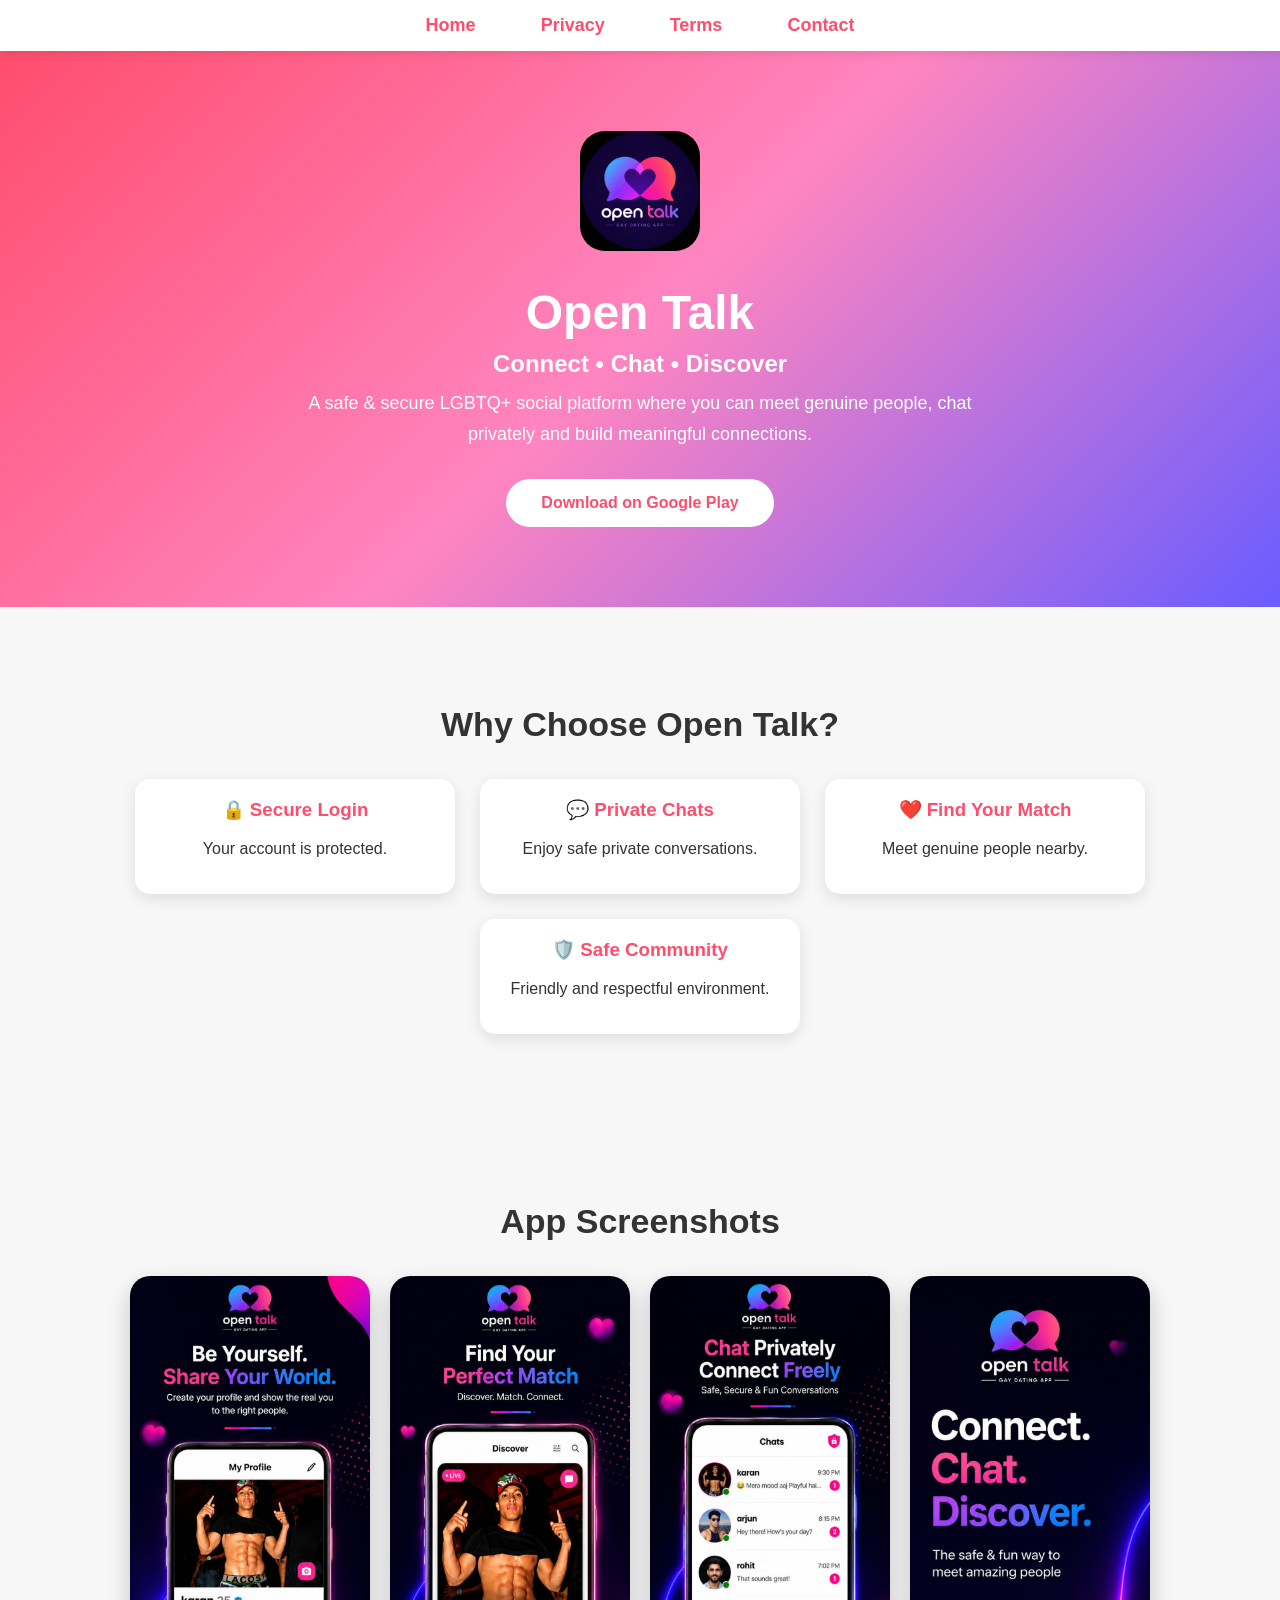
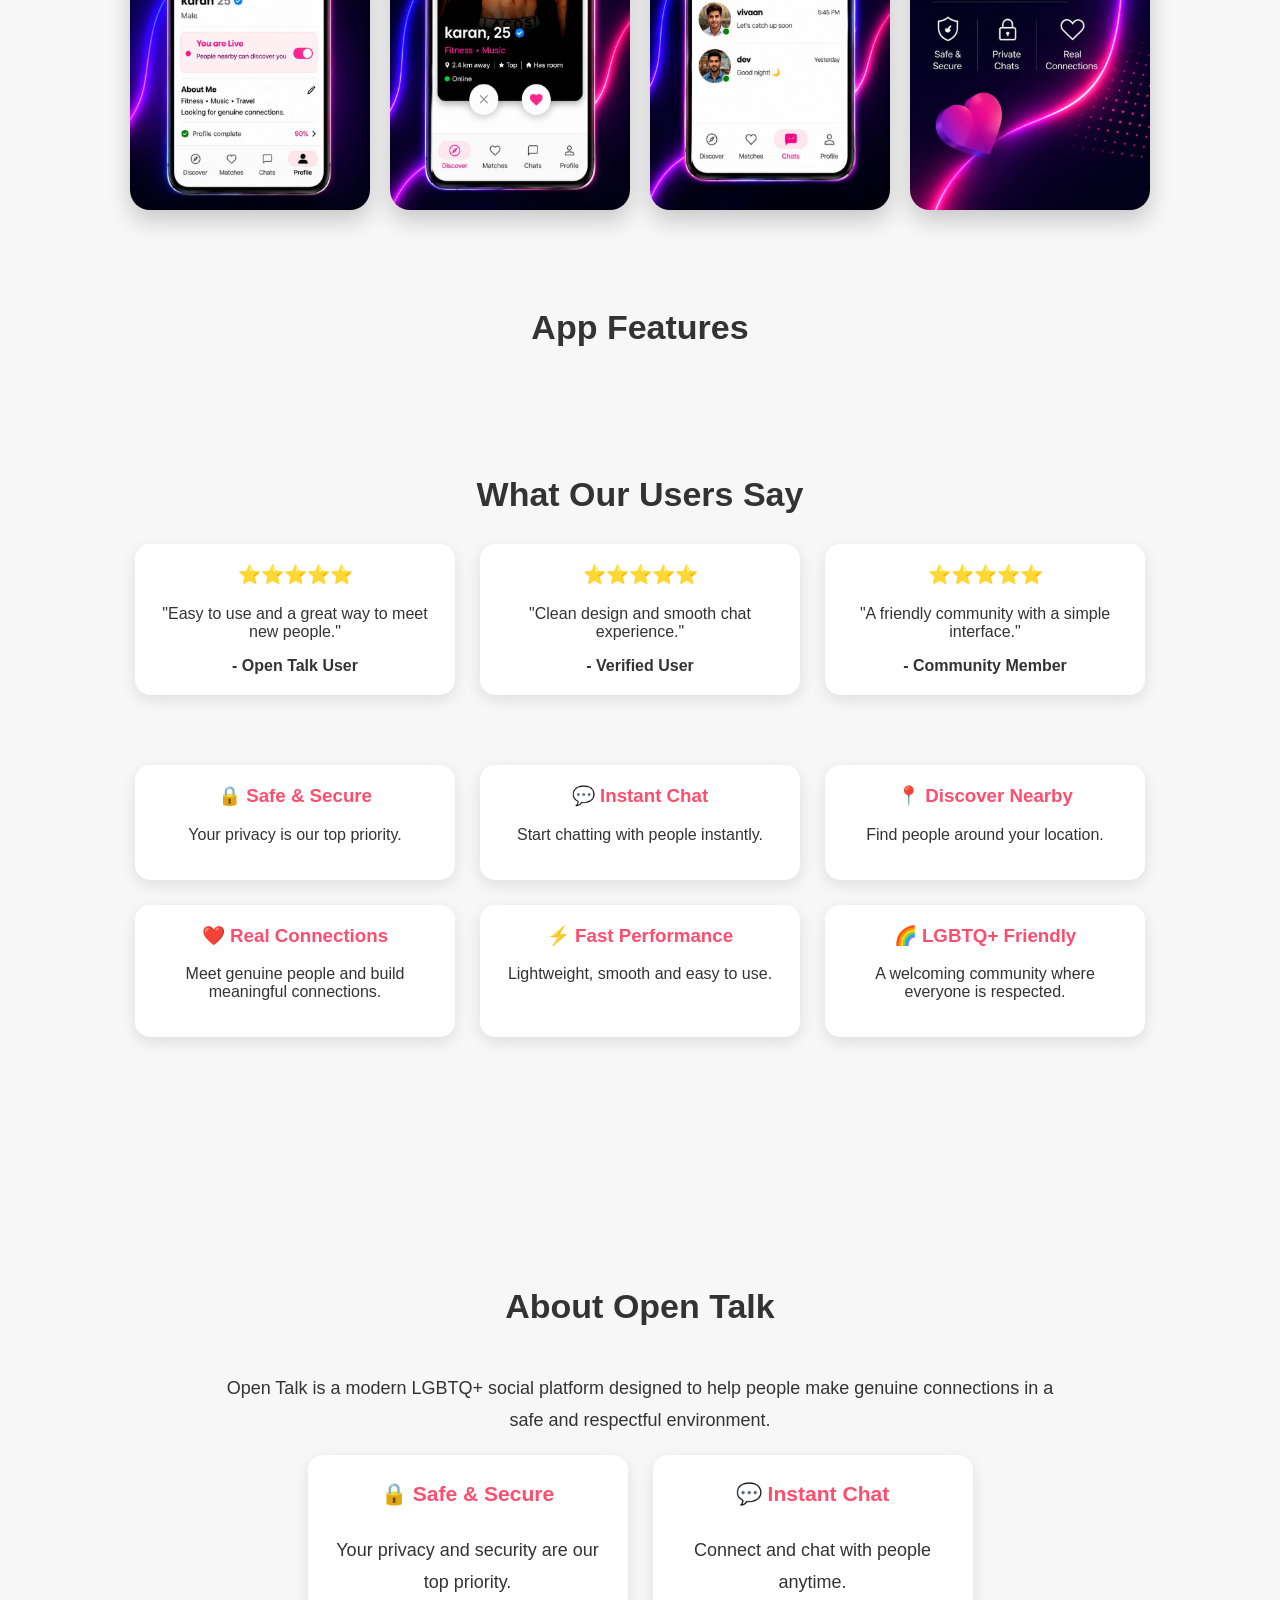
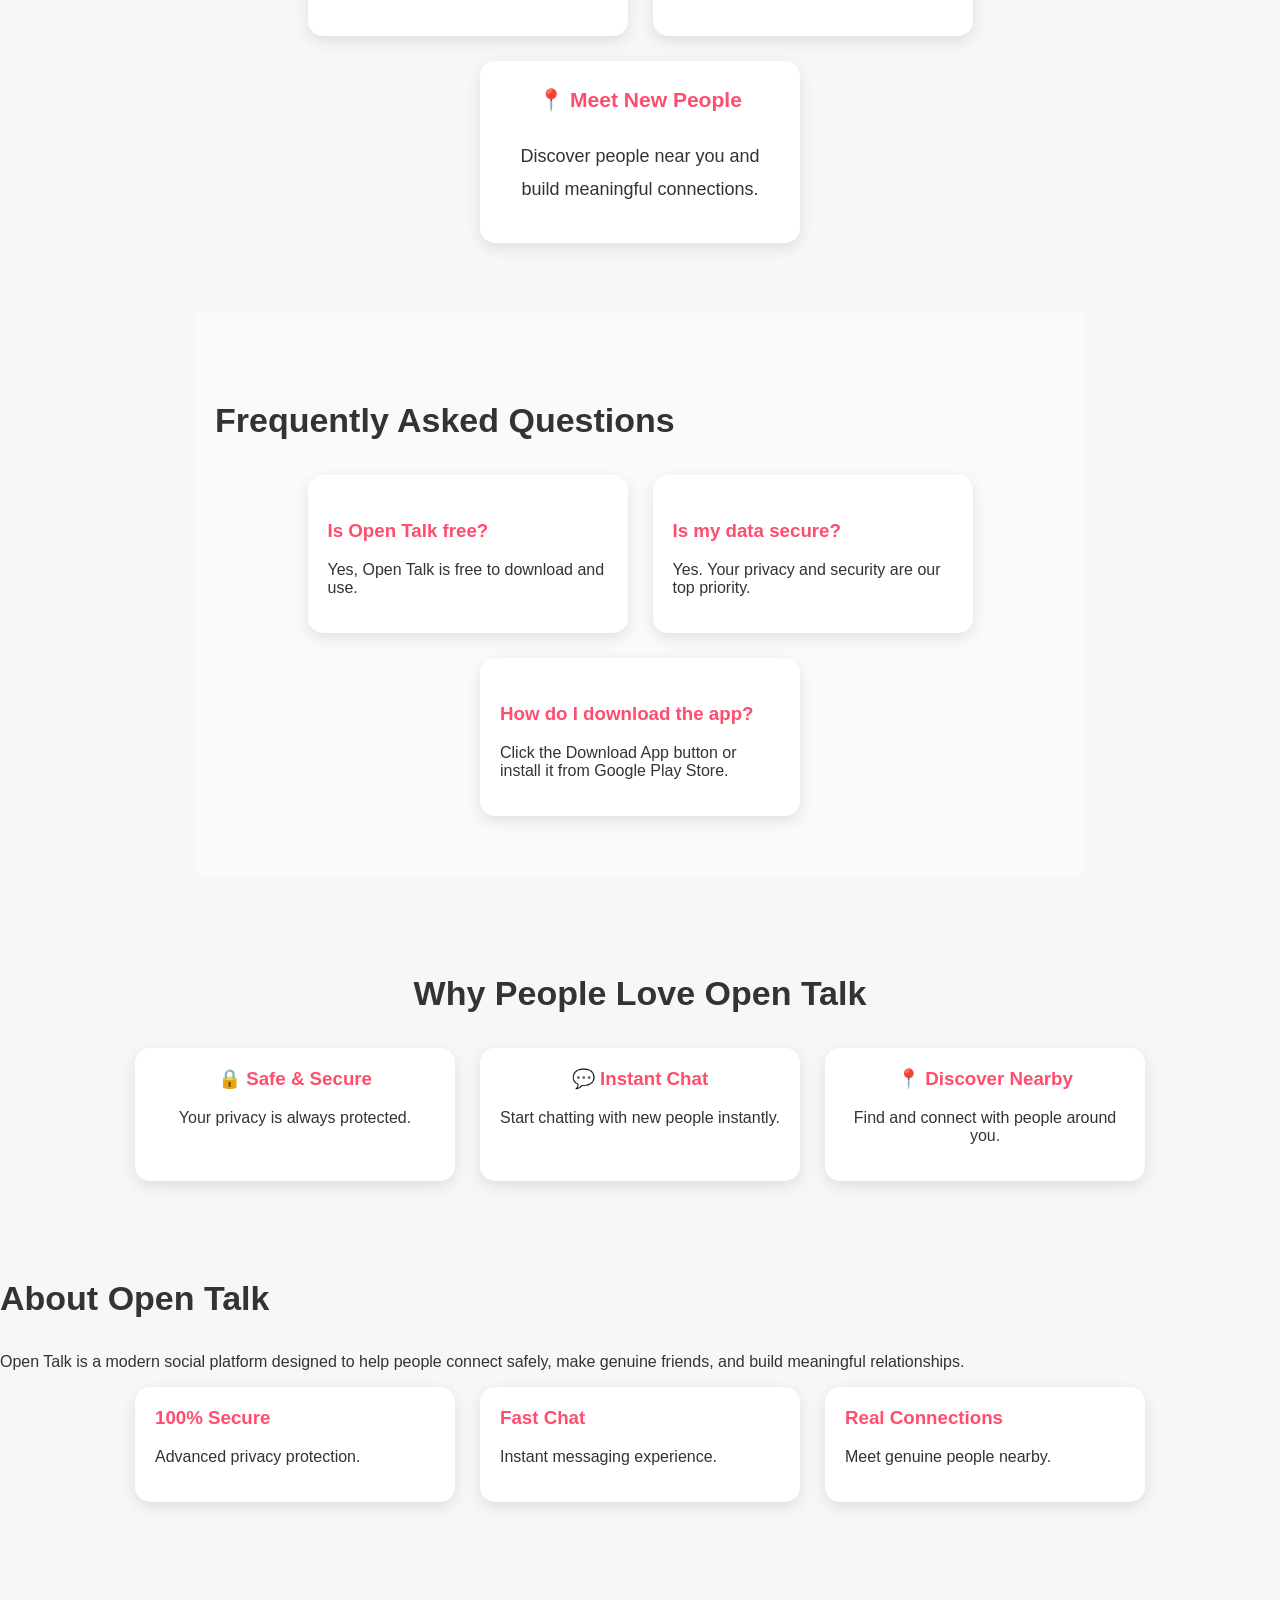
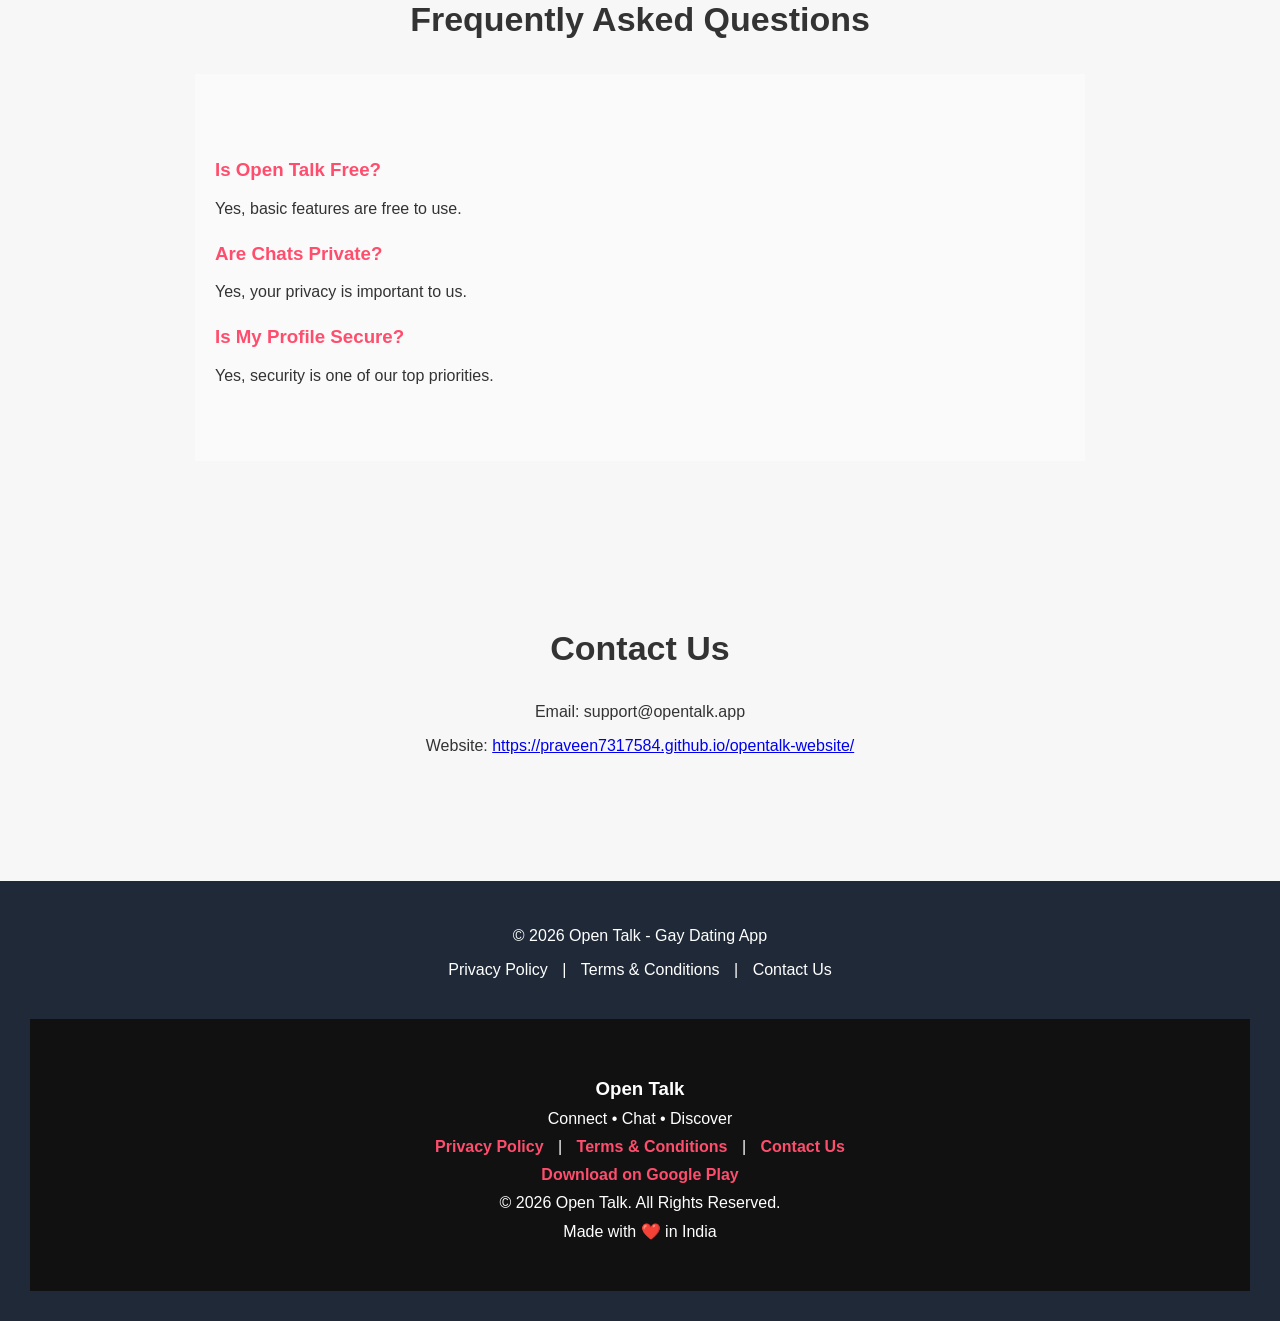
<file: index.html>
<!DOCTYPE html>
<html lang="en">

<head>
<meta charset="UTF-8">
<meta name="viewport" content="width=device-width, initial-scale=1.0">
<meta name="description" content="Open Talk is a safe and friendly social app to connect, chat and build meaningful connections.">

<meta name="keywords" content="Open Talk, Open Talk App, Chat App, Social App, LGBTQ, Dating App">

<meta name="author" content="Open Talk">
<title>Open Talk - Gay Dating App</title>

<link rel="stylesheet" href="style.css">

</head>
<body>
<nav class="navbar">
    <a href="index.html">Home</a>
    <a href="privacy.html">Privacy</a>
    <a href="terms.html">Terms</a>
    <a href="contact.html">Contact</a>
</nav>
<header class="hero">

<img src="logo.png" class="logo">

<h1>Open Talk</h1>

<p class="tagline">
Connect • Chat • Discover
</p>

<p class="subtitle">
A safe & secure LGBTQ+ social platform where you can meet genuine people, chat privately and build meaningful connections.
</p>
    
<a <a href="https://play.google.com/store/apps/details?id=com.opentalk.social"
class="download-btn"
target="_blank">
Download on Google Play
</a>

</header>

<section>

<h2>Why Choose Open Talk?</h2>

<div class="cards">

<div class="card">
<h3>🔒 Secure Login</h3>
<p>Your account is protected.</p>
</div>

<div class="card">
<h3>💬 Private Chats</h3>
<p>Enjoy safe private conversations.</p>
</div>

<div class="card">
<h3>❤️ Find Your Match</h3>
<p>Meet genuine people nearby.</p>
</div>

<div class="card">
<h3>🛡️ Safe Community</h3>
<p>Friendly and respectful environment.</p>
</div>

</div>

</section>

<section>

<h2>App Screenshots</h2>

<div class="gallery">

<img src="screen1.jpg">

<img src="screen2.jpg">

<img src="screen3.jpg">

<img src="screen4.jpg">

</div>
<section class="features">

<h2>App Features</h2>
<section class="reviews">

<h2>What Our Users Say</h2>

<div class="cards">

<div class="card">
<h3>⭐⭐⭐⭐⭐</h3>
<p>"Easy to use and a great way to meet new people."</p>
<strong>- Open Talk User</strong>
</div>

<div class="card">
<h3>⭐⭐⭐⭐⭐</h3>
<p>"Clean design and smooth chat experience."</p>
<strong>- Verified User</strong>
</div>

<div class="card">
<h3>⭐⭐⭐⭐⭐</h3>
<p>"A friendly community with a simple interface."</p>
<strong>- Community Member</strong>
</div>

</div>

</section>
<div class="cards">

<div class="card">
<h3>🔒 Safe & Secure</h3>
<p>Your privacy is our top priority.</p>
</div>

<div class="card">
<h3>💬 Instant Chat</h3>
<p>Start chatting with people instantly.</p>
</div>

<div class="card">
<h3>📍 Discover Nearby</h3>
<p>Find people around your location.</p>
</div>

<div class="card">
<h3>❤️ Real Connections</h3>
<p>Meet genuine people and build meaningful connections.</p>
</div>

<div class="card">
<h3>⚡ Fast Performance</h3>
<p>Lightweight, smooth and easy to use.</p>
</div>

<div class="card">
<h3>🌈 LGBTQ+ Friendly</h3>
<p>A welcoming community where everyone is respected.</p>
</div>

</div>

</section>
</section>
<section class="about">
    <h2>About Open Talk</h2>
    <p>
Open Talk is a modern LGBTQ+ social platform designed to help people make genuine connections in a safe and respectful environment.
</p>

<div class="cards">
    <div class="card">
        <h3>🔒 Safe & Secure</h3>
        <p>Your privacy and security are our top priority.</p>
    </div>

    <div class="card">
        <h3>💬 Instant Chat</h3>
        <p>Connect and chat with people anytime.</p>
    </div>

    <div class="card">
        <h3>📍 Meet New People</h3>
        <p>Discover people near you and build meaningful connections.</p>
    </div>
</div>
</section>

<section class="faq">
<h2>Frequently Asked Questions</h2>

<div class="cards">

<div class="card">
<h3>Is Open Talk free?</h3>
<p>Yes, Open Talk is free to download and use.</p>
</div>

<div class="card">
<h3>Is my data secure?</h3>
<p>Yes. Your privacy and security are our top priority.</p>
</div>

<div class="card">
<h3>How do I download the app?</h3>
<p>Click the Download App button or install it from Google Play Store.</p>
</div>

</div>
</section>
<!-- YAHAN PASTE KARO -->

<section>
<h2>Why People Love Open Talk</h2>

<div class="cards">

<div class="card">
<h3>🔒 Safe & Secure</h3>
<p>Your privacy is always protected.</p>
</div>

<div class="card">
<h3>💬 Instant Chat</h3>
<p>Start chatting with new people instantly.</p>
</div>

<div class="card">
<h3>📍 Discover Nearby</h3>
<p>Find and connect with people around you.</p>
</div>

</div>
</section>

<!-- Iske baad FAQ section aayega -->
<h2>About Open Talk</h2>

<p>
Open Talk is a modern social platform designed to help people connect safely, make genuine friends, and build meaningful relationships.
</p>

<div class="cards">

<div class="card">
<h3>100% Secure</h3>
<p>Advanced privacy protection.</p>
</div>

<div class="card">
<h3>Fast Chat</h3>
<p>Instant messaging experience.</p>
</div>

<div class="card">
<h3>Real Connections</h3>
<p>Meet genuine people nearby.</p>
</div>

</div>

</section>

<section>

<h2>Frequently Asked Questions</h2>

<div class="faq">

<h3>Is Open Talk Free?</h3>

<p>Yes, basic features are free to use.</p>

<h3>Are Chats Private?</h3>

<p>Yes, your privacy is important to us.</p>

<h3>Is My Profile Secure?</h3>

<p>Yes, security is one of our top priorities.</p>

</div>

</section>

<section>

<h2>Contact Us</h2>

<p>Email: support@opentalk.app</p>

<p>Website:
<a href="https://praveen7317584.github.io/opentalk-website/" target="_blank">
https://praveen7317584.github.io/opentalk-website/
</a>
</p>

</section>
<footer>
    <p>© 2026 Open Talk - Gay Dating App</p>

    <p>
        <a href="privacy.html">Privacy Policy</a> |
        <a href="terms.html">Terms & Conditions</a> |
        <a href="contact.html">Contact Us</a>
    </p>
<footer class="footer">

  <h3>Open Talk</h3>

  <p>Connect • Chat • Discover</p>

  <p>
    <a href="privacy.html">Privacy Policy</a> |
    <a href="terms.html">Terms & Conditions</a> |
    <a href="contact.html">Contact Us</a>
  </p>

  <p>
    <a href="https://play.google.com/store/apps/details?id=com.opentalk.social" target="_blank">
      Download on Google Play
    </a>
  </p>

  <p>© 2026 Open Talk. All Rights Reserved.</p>

  <p>Made with ❤️ in India</p>

</footer>
</file>
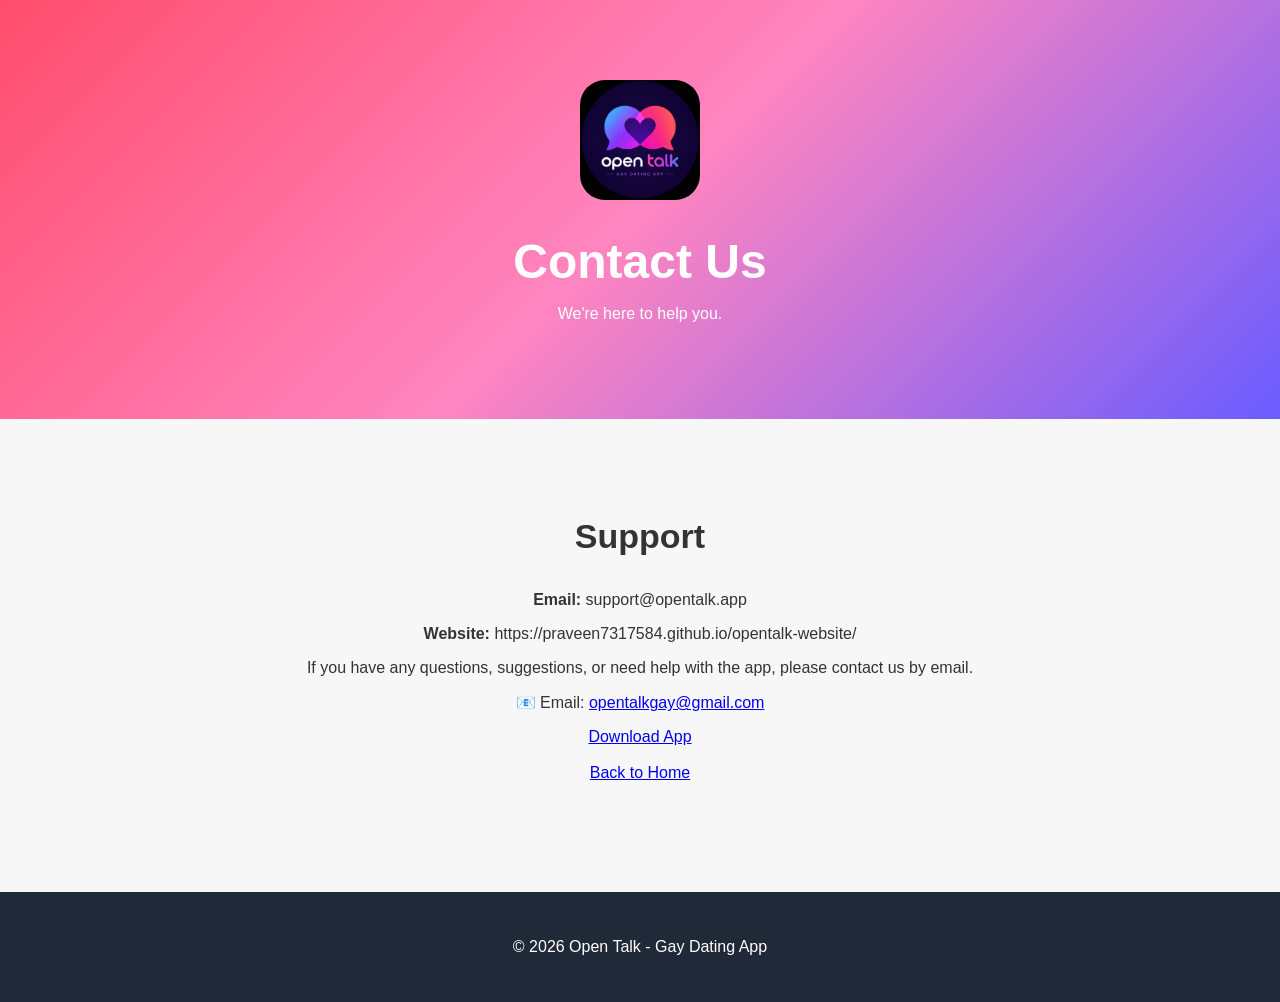
<file: contact.html>
<!DOCTYPE html>
<html lang="en">
<head>
    <meta charset="UTF-8">
    <meta name="viewport" content="width=device-width, initial-scale=1.0">
    <title>Contact Us - Open Talk</title>
    <link rel="stylesheet" href="style.css">
</head>
<body>

<header class="hero">
    <img src="logo.png" class="logo" alt="Open Talk Logo">
    <h1>Contact Us</h1>
    <p>We're here to help you.</p>
</header>

<section>
    <h2>Support</h2>

    <p><strong>Email:</strong> support@opentalk.app</p>

    <p><strong>Website:</strong> https://praveen7317584.github.io/opentalk-website/</p>

    <p>
        If you have any questions, suggestions, or need help with the app,
        please contact us by email.
    </p>
<p>
  📧 Email:
  <a href="mailto:opentalkgay@gmail.com?subject=Open%20Talk%20Support">
    opentalkgay@gmail.com
  </a>
</p>
    <a href="https://play.google.com/store/apps/details?id=com.opentalk.social" class="btn" target="_blank">
        Download App
    </a>

    <br><br>

    <a href="index.html" class="btn">
        Back to Home
    </a>
</section>

<footer>
    <p>© 2026 Open Talk - Gay Dating App</p>
</footer>

</body>
</html>
</file>
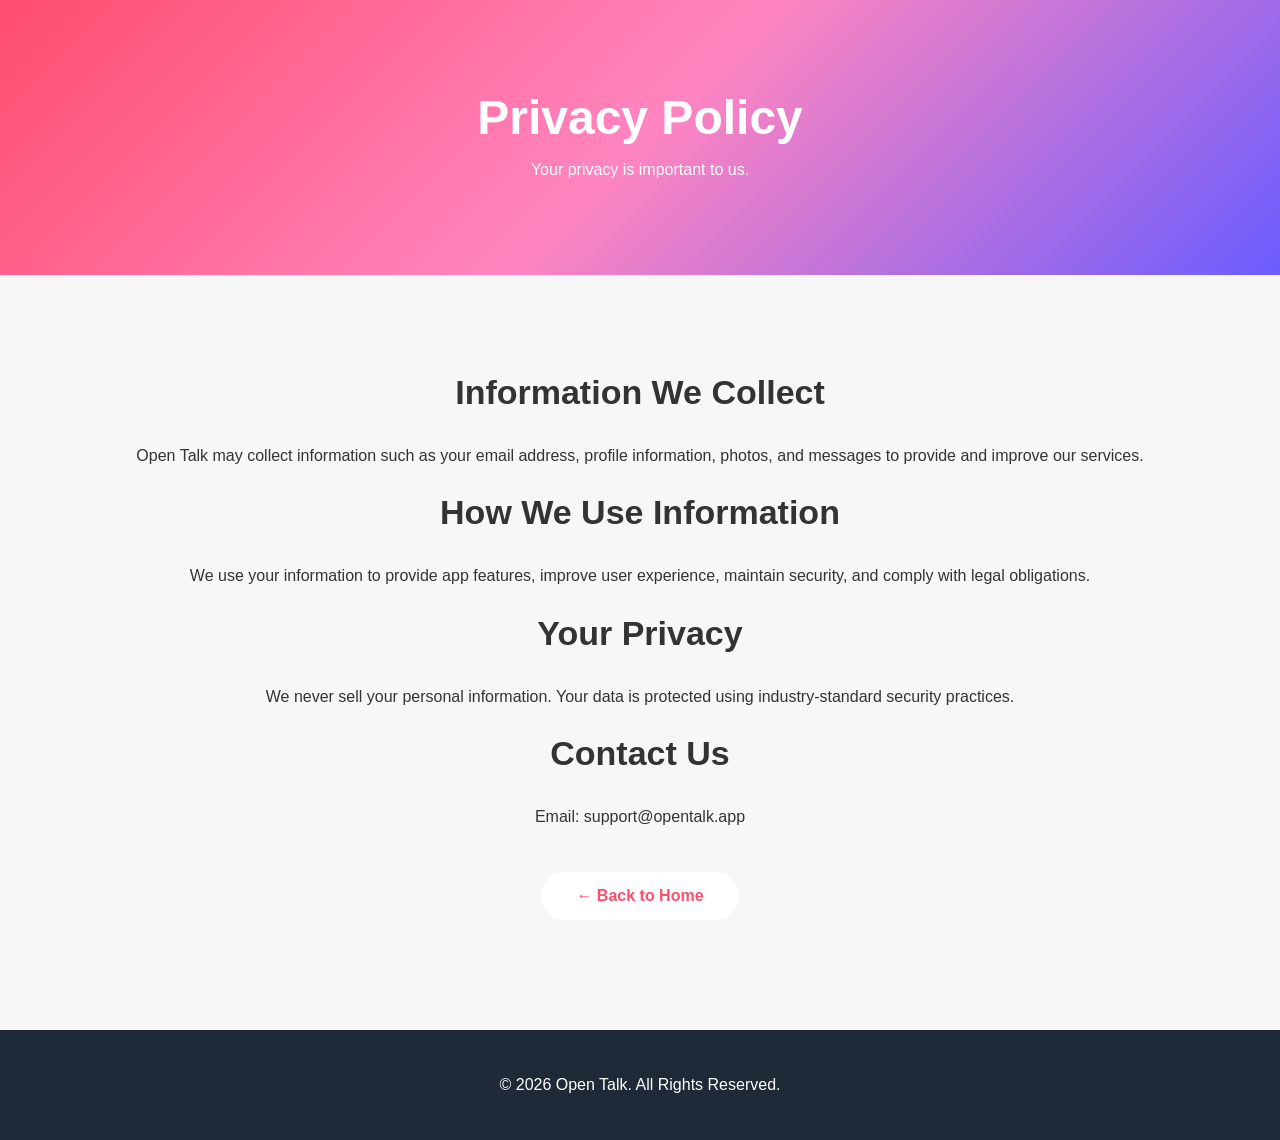
<file: privacy.html>
<!DOCTYPE html>
<html lang="en">
<head>
<meta charset="UTF-8">
<meta name="viewport" content="width=device-width, initial-scale=1.0">
<title>Privacy Policy - Open Talk</title>
<link rel="stylesheet" href="style.css">
</head>

<body>

<header class="hero">
<h1>Privacy Policy</h1>
<p>Your privacy is important to us.</p>
</header>

<section>

<h2>Information We Collect</h2>

<p>
Open Talk may collect information such as your email address, profile information, photos, and messages to provide and improve our services.
</p>

<h2>How We Use Information</h2>

<p>
We use your information to provide app features, improve user experience, maintain security, and comply with legal obligations.
</p>

<h2>Your Privacy</h2>

<p>
We never sell your personal information. Your data is protected using industry-standard security practices.
</p>

<h2>Contact Us</h2>

<p>
Email: support@opentalk.app
</p>

<a href="index.html" class="download-btn">← Back to Home</a>

</section>

<footer>

<p>© 2026 Open Talk. All Rights Reserved.</p>

</footer>

</body>
</html>
</file>
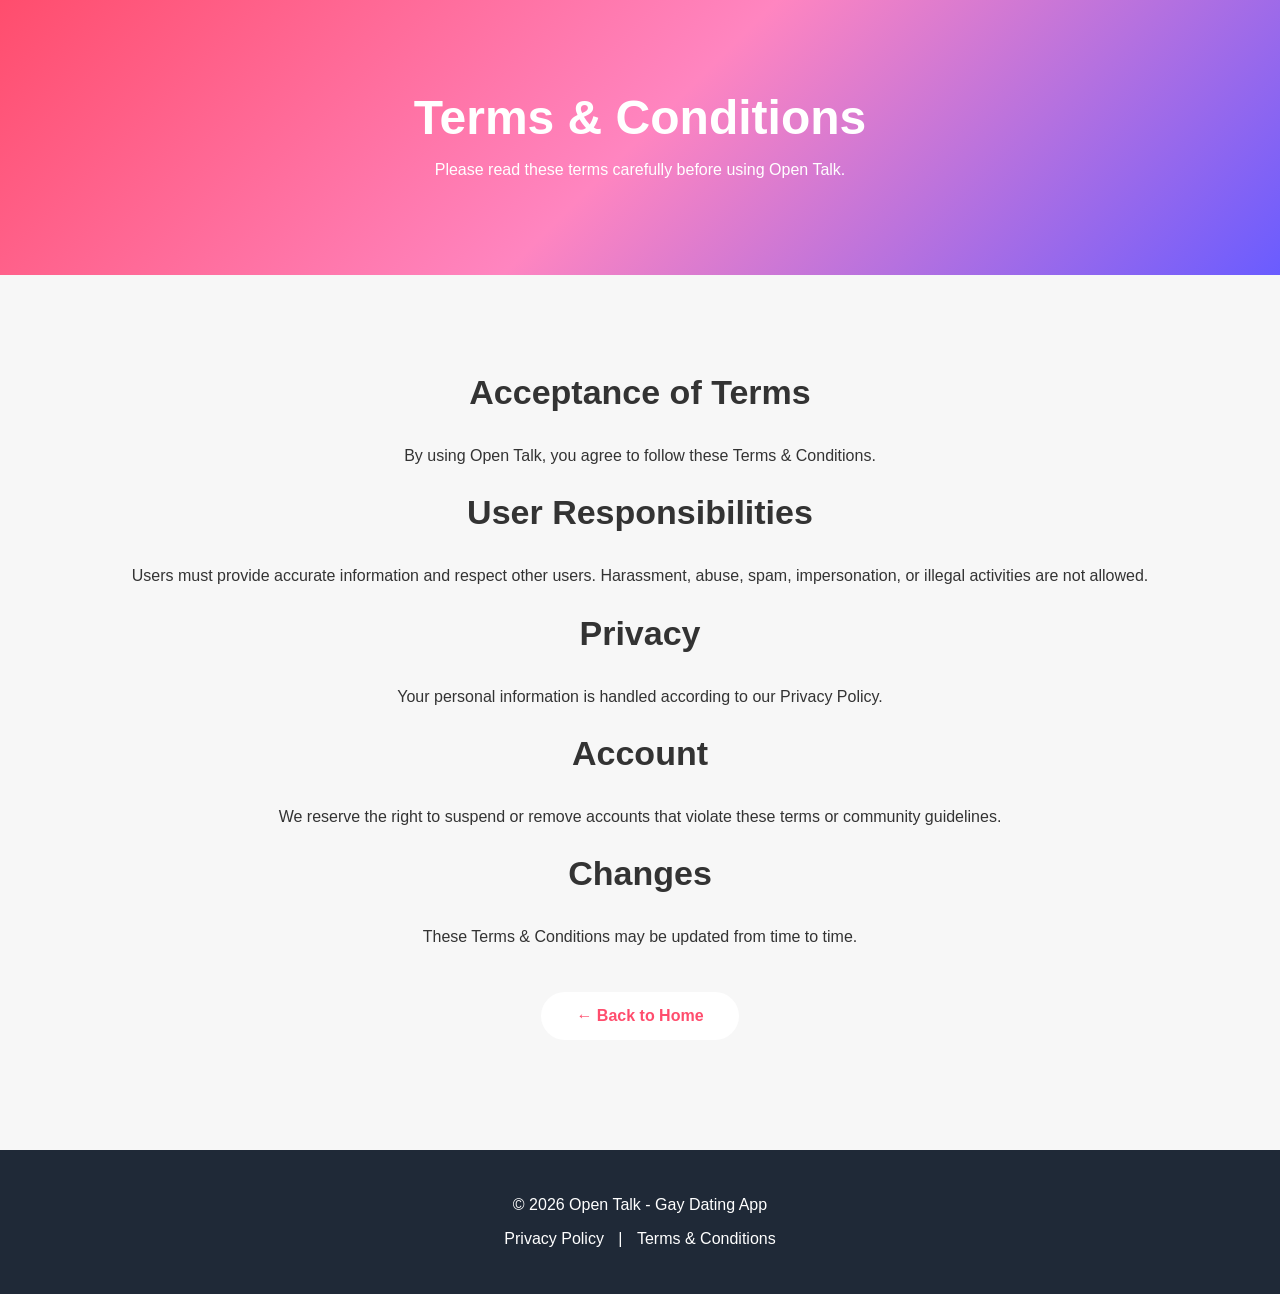
<file: terms.html>
<!DOCTYPE html>
<html lang="en">
<head>
<meta charset="UTF-8">
<meta name="viewport" content="width=device-width, initial-scale=1.0">
<title>Terms & Conditions - Open Talk</title>
<link rel="stylesheet" href="style.css">
</head>

<body>

<header class="hero">
<h1>Terms & Conditions</h1>
<p>Please read these terms carefully before using Open Talk.</p>
</header>

<section>

<h2>Acceptance of Terms</h2>

<p>
By using Open Talk, you agree to follow these Terms & Conditions.
</p>

<h2>User Responsibilities</h2>

<p>
Users must provide accurate information and respect other users. Harassment, abuse, spam, impersonation, or illegal activities are not allowed.
</p>

<h2>Privacy</h2>

<p>
Your personal information is handled according to our Privacy Policy.
</p>

<h2>Account</h2>

<p>
We reserve the right to suspend or remove accounts that violate these terms or community guidelines.
</p>

<h2>Changes</h2>

<p>
These Terms & Conditions may be updated from time to time.
</p>

<a href="index.html" class="download-btn">← Back to Home</a>

</section>

<footer>

<p>© 2026 Open Talk - Gay Dating App</p>

<p>
<a href="privacy.html">Privacy Policy</a> |
<a href="terms.html">Terms & Conditions</a>
</p>

</footer>

</body>
</html>
</file>
<file: style.css>
body{
margin:0;
font-family:Arial,sans-serif;
background:#f7f7f7;
color:#333;
}

.hero{
background:linear-gradient(135deg,#ff4d6d,#ff85c0,#6a5cff);
color:white;
text-align:center;
padding:80px 20px;
}

.logo{
width:120px;
border-radius:25px;
margin-bottom:20px;
}

.hero h1{
font-size:48px;
margin:10px 0;
}

.tagline{
font-size:24px;
font-weight:bold;
margin:10px 0;
}

.subtitle{
max-width:700px;
margin:auto;
font-size:18px;
line-height:1.7;
}

.download-btn{
display:inline-block;
margin-top:30px;
padding:15px 35px;
background:white;
color:#ff4d6d;
text-decoration:none;
font-weight:bold;
border-radius:40px;
transition:.3s;
}

.download-btn:hover{
background:#222;
color:white;
}

section{
padding:70px 20px;
text-align:center;
}

h2{
font-size:34px;
margin-bottom:35px;
}

.cards{
display:flex;
flex-wrap:wrap;
justify-content:center;
gap:25px;
}

.card{
background:white;
width:260px;
padding:25px;
border-radius:18px;
box-shadow:0 10px 25px rgba(0,0,0,.12);
transition:.3s;
}

.card:hover{
transform:translateY(-8px);
}

.card h3{
margin-top:0;
color:#ff4d6d;
}

.gallery{
display:flex;
justify-content:center;
flex-wrap:wrap;
gap:20px;
}

.gallery img{
width:240px;
border-radius:20px;
box-shadow:0 10px 25px rgba(0,0,0,.2);
transition:.3s;
}

.gallery img:hover{
transform:scale(1.05);
}

.about{
max-width:850px;
margin:auto;
font-size:18px;
line-height:1.8;
}

.faq{
max-width:850px;
margin:auto;
text-align:left;
}

.faq h3{
color:#ff4d6d;
margin-top:25px;
}

footer{
background:#1f2937;
color:white;
padding:30px;
text-align:center;
margin-top:40px;
}

@media(max-width:768px){

.hero h1{
font-size:36px;
}

.tagline{
font-size:20px;
}

.subtitle{
font-size:16px;
}

.gallery img{
width:90%;
}

.card{
width:90%;
}

}
.navbar{
background:#222;
padding:15px;
text-align:center;
position:sticky;
top:0;
z-index:999;
}

.navbar a{
color:white;
text-decoration:none;
margin:0 20px;
font-weight:bold;
font-size:18px;
}

.navbar a:hover{
color:#ff4d6d;
}
cards{
    display:flex;
    flex-wrap:wrap;
    justify-content:center;
    gap:20px;
}

.card{
    background:#fff;
    width:280px;
    padding:20px;
    border-radius:15px;
    box-shadow:0 5px 15px rgba(0,0,0,.1);
}

.card h3{
    color:#ff4d6d;
}

.faq{
    background:#fafafa;
    padding:60px 20px;
}
footer a{
    color:white;
    text-decoration:none;
    margin:0 10px;
}

footer a:hover{
    text-decoration:underline;
}
.navbar{
    background:#ffffff;
    padding:15px 20px;
    display:flex;
    justify-content:center;
    gap:25px;
    position:sticky;
    top:0;
    z-index:1000;
    box-shadow:0 2px 10px rgba(0,0,0,0.1);
}

.navbar a{
    text-decoration:none;
    color:#ff4d6d;
    font-weight:bold;
    transition:0.3s;
}

.navbar a:hover{
    color:#ff1f5a;
}.footer{
    background:#111;
    color:white;
    text-align:center;
    padding:40px 20px;
}

.footer h3{
    margin-bottom:10px;
}

.footer p{
    margin:10px 0;
}

.footer a{
    color:#ff4d6d;
    text-decoration:none;
    font-weight:bold;
}

.footer a:hover{
    color:white;
}
features{
    background:#ffffff;
    padding:70px 20px;
    text-align:center;
}

.features h2{
    margin-bottom:30px;
}

.features .card{
    transition:0.3s;
}

.features .card:hover{

    .reviews{
    background:#f9f9f9;
    padding:70px 20px;
    text-align:center;
}

.reviews h2{
    margin-bottom:30px;
}

.reviews .card{
    transition:0.3s;
}

.reviews .card:hover{
    transform:scale(1.03);
}
    transform:translateY(-8px);
}
</file>
